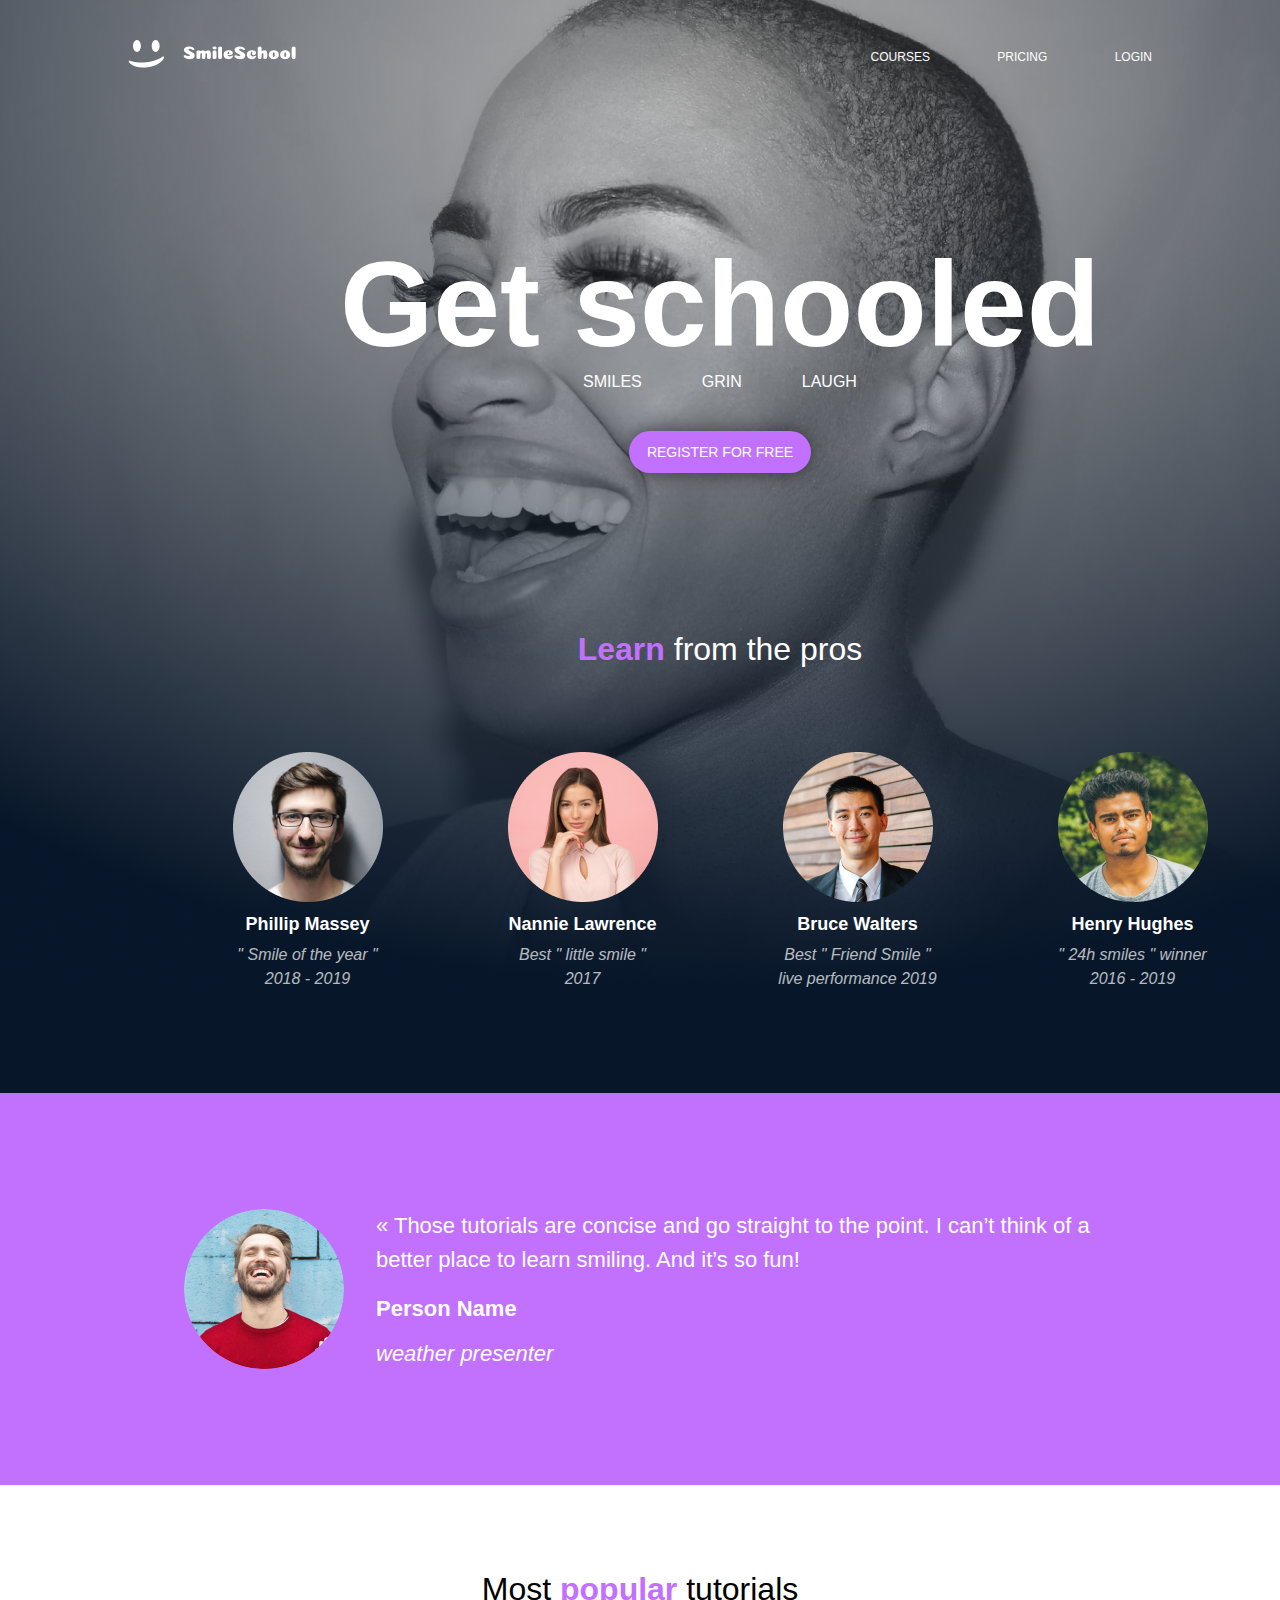
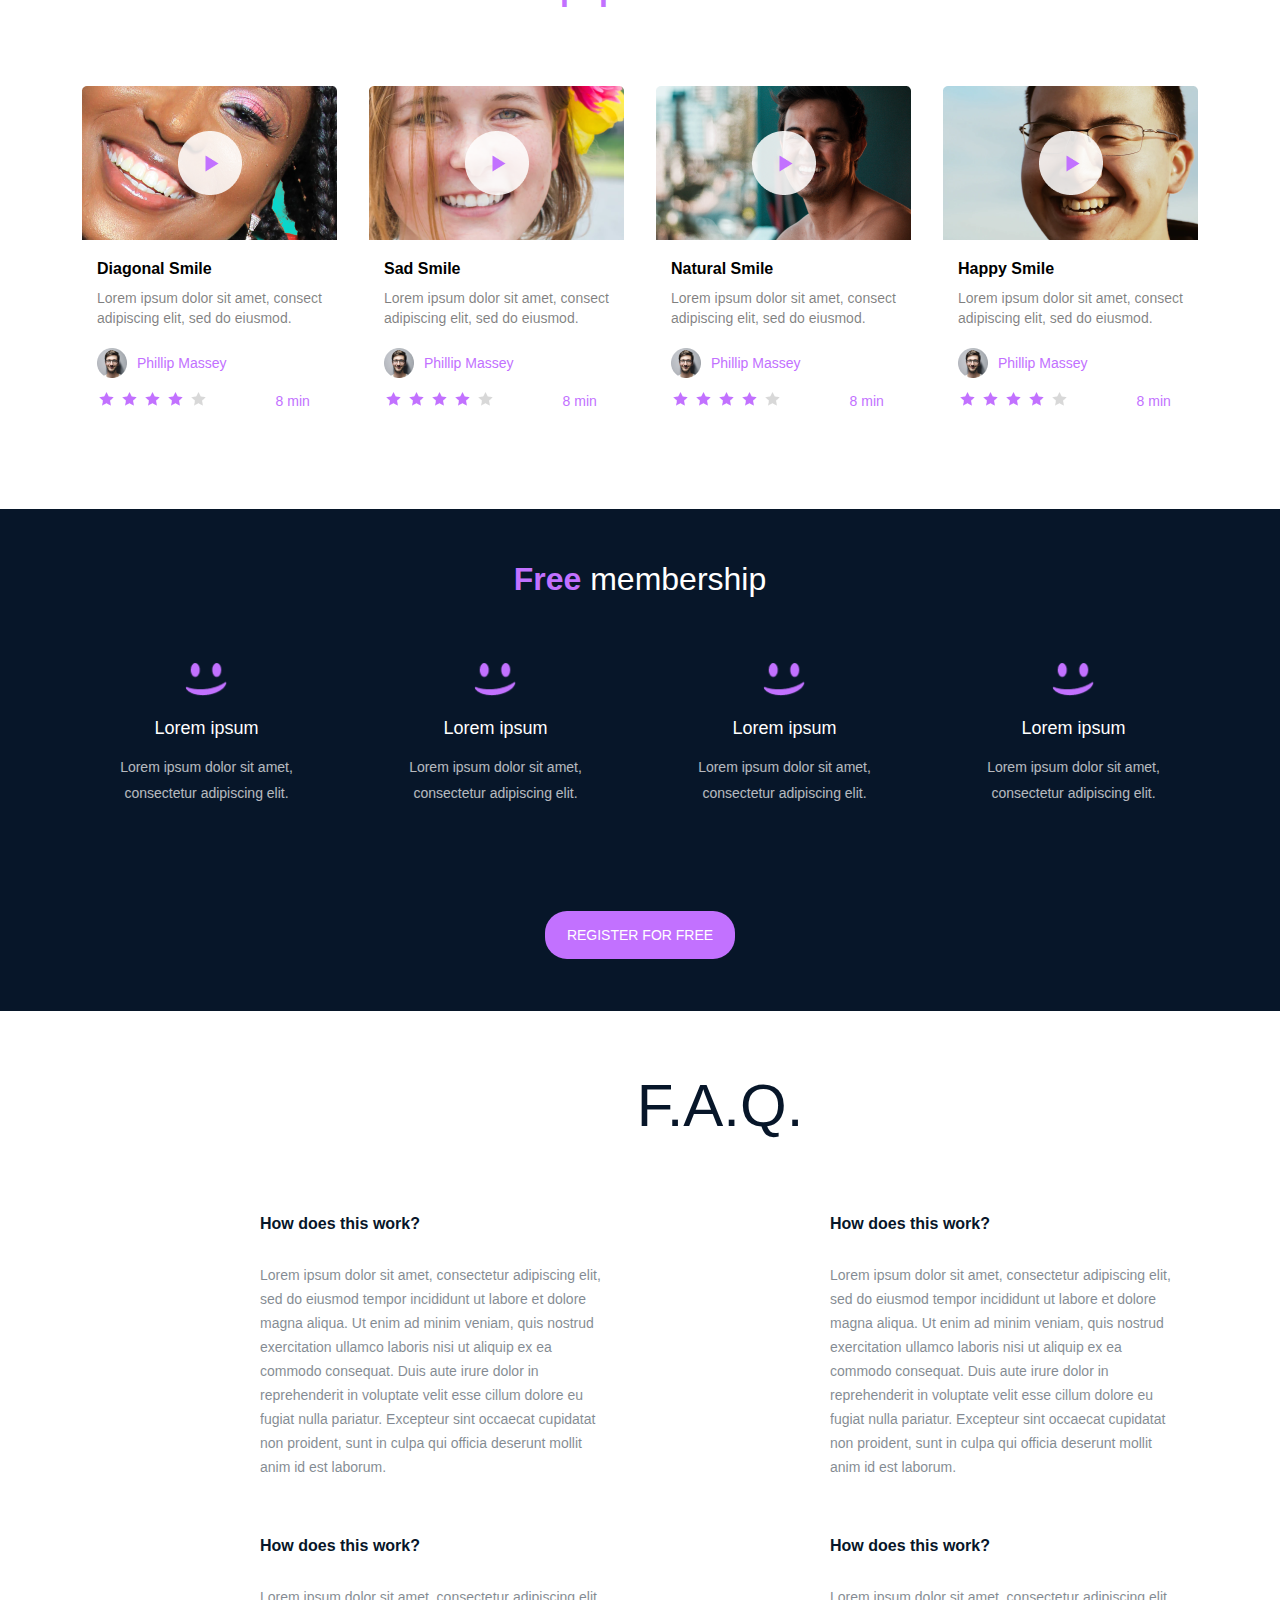
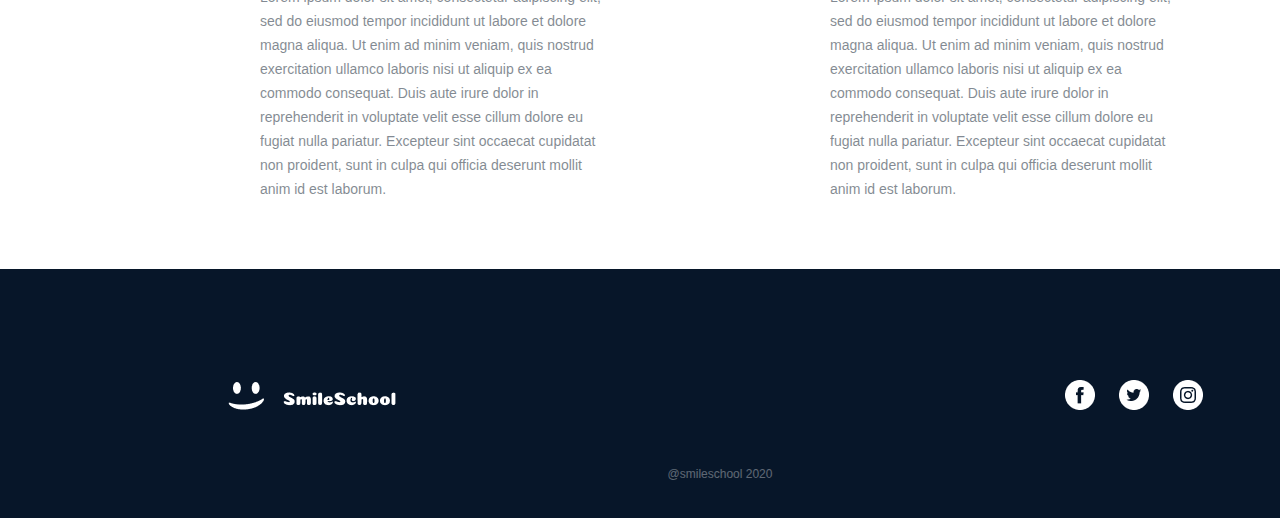
<file: css_advanced/index.html>
<!DOCTYPE html>
<html lang="en" dir="ltr">

<head>
    <meta charset="UTF-8">
    <meta name="viewport" content="width=device-width, initial-scale=1.0">
    <link rel="stylesheet" href="styles.css">
    <title>Document</title>
</head>

<body>
    <header>
        <a href="">
            <img src="images/logo.png" alt="Logo">
        </a>
        <div>
            <a href="">Courses</a>
            <a href="">Pricing</a>
            <a href="">Login</a>
        </div>
    </header>

    <main>
        <!-- Banner section -->
        <section id="Banner">
            <div id="Banner-info">
                <h1>Get schooled</h1>
                <div id="p-container">
                    <p>Smiles</p>
                    <p>Grin</p>
                    <p>Laugh</p>
                </div>
                <button>Register for free</button>
            </div>

            <div id="Banner-container">
                <h2><span>Learn</span> from the pros</h2>
                <div id="Pros-container">
                    <div class="pros">
                        <img src="images/pro_1.png" alt="image">
                        <h3>Phillip Massey</h3>
                        <p>" Smile of the year " 2018 - 2019</p>
                    </div>

                    <div class="pros">
                        <img src="images/pro_2.png" alt="image">
                        <h3>Nannie Lawrence</h3>
                        <p>Best " little smile " 2017</p>
                    </div>

                    <div class="pros">
                        <img src="images/pro_3.png" alt="image">
                        <h3>Bruce Walters</h3>
                        <p>Best " Friend Smile " live performance 2019</p>
                    </div>

                    <div class="pros">
                        <img src="images/pro_4.png" alt="image">
                        <h3>Henry Hughes</h3>
                        <p>" 24h smiles " winner 2016 - 2019</p>
                    </div>
                </div>
            </div>
        </section>

        <!-- Quote section -->
        <section id="Quote">
            <div id="Quote-container">
                <img src="./images/avatar.png" alt="image">
                <div id="Quote-text">
                    <blockquote>« Those tutorials are concise and go straight to the point. I can’t think of a better
                        place to learn smiling. And it’s so fun!</blockquote>
                    <p id="normal-quote">Person Name</p>
                    <p id="italic-quote">weather presenter</p>
                </div>
            </div>
        </section>

        <!-- Videos section -->
        <section id="Videos">
            <div id="Videos-container">
                <h1>Most <span>popular</span> tutorials</h1>
                <div id="card-container">
                    <div class="card">
                        <img class="previews" src="./images/preview_1.png" alt="image">
                        <div class="videos-text">
                            <h2>Diagonal Smile</h2>
                            <p>Lorem ipsum dolor sit amet, consect adipiscing elit, sed do eiusmod.</p>
                        </div>
                        <div class="avatar">
                            <img src="./images/avatar_2.png" alt="image">
                            <h3>Phillip Massey</h3>
                        </div>
                        <div class="rating">
                            <div>
                                <img src="./images/rating.png" alt="images">
                            </div>
                            <p>8 min</p>
                        </div>
                    </div>

                    <div class="card">
                        <img class="previews" src="./images/preview_2.png" alt="image">
                        <div class="videos-text">
                            <h2>Sad Smile</h2>
                            <p>Lorem ipsum dolor sit amet, consect adipiscing elit, sed do eiusmod.</p>
                        </div>
                        <div class="avatar">
                            <img src="./images/avatar_2.png" alt="image">
                            <h3>Phillip Massey</h3>
                        </div>
                        <div class="rating">
                            <div>
                                <img src="./images/rating.png" alt="images">
                            </div>
                            <p>8 min</p>
                        </div>
                    </div>

                    <div class="card">
                        <img class="previews" src="./images/preview_3.png" alt="image">
                        <div class="videos-text">
                            <h2>Natural Smile</h2>
                            <p>Lorem ipsum dolor sit amet, consect adipiscing elit, sed do eiusmod.</p>
                        </div>
                        <div class="avatar">
                            <img src="./images/avatar_2.png" alt="image">
                            <h3>Phillip Massey</h3>
                        </div>
                        <div class="rating">
                            <div>
                                <img src="./images/rating.png" alt="images">
                            </div>
                            <p>8 min</p>
                        </div>
                    </div>

                    <div class="card">
                        <img class="previews" src="./images/preview_4.png" alt="image">
                        <div class="videos-text">
                            <h2>Happy Smile</h2>
                            <p>Lorem ipsum dolor sit amet, consect adipiscing elit, sed do eiusmod.</p>
                        </div>
                        <div class="avatar">
                            <img src="./images/avatar_2.png" alt="image">
                            <h3>Phillip Massey</h3>
                        </div>
                        <div class="rating">
                            <div>
                                <img src="./images/rating.png" alt="images">
                            </div>
                            <p>8 min</p>
                        </div>
                    </div>
                </div>
            </div>
        </section>

        <!-- Membership section -->
        <section id="Membership">
            <h1><span>Free</span> membership</h1>
            <div id="Membership-container">
                <div class="membership-items">
                    <img src="./images/smile.png" alt="image">
                    <h2>Lorem ipsum</h2>
                    <p>Lorem ipsum dolor sit amet, consectetur adipiscing elit.</p>
                </div>

                <div class="membership-items">
                    <img src="./images/smile.png" alt="image">
                    <h2>Lorem ipsum</h2>
                    <p>Lorem ipsum dolor sit amet, consectetur adipiscing elit.</p>
                </div>

                <div class="membership-items">
                    <img src="./images/smile.png" alt="image">
                    <h2>Lorem ipsum</h2>
                    <p>Lorem ipsum dolor sit amet, consectetur adipiscing elit.</p>
                </div>

                <div class="membership-items">
                    <img src="./images/smile.png" alt="image">
                    <h2>Lorem ipsum</h2>
                    <p>Lorem ipsum dolor sit amet, consectetur adipiscing elit.</p>
                </div>
            </div>
            <button>Register for Free</button>
        </section>

        <!-- FAQ section -->
        <section id="FAQ">
            <h1>F.A.Q.</h1>
            <div>
                <div class="row">
                    <div class="item">
                        <h2>How does this work?</h2>
                        <p>Lorem ipsum dolor sit amet, consectetur adipiscing elit, sed do eiusmod tempor incididunt ut
                            labore et dolore magna aliqua. Ut enim ad minim veniam, quis nostrud exercitation ullamco
                            laboris nisi ut aliquip ex ea commodo consequat. Duis aute irure dolor in reprehenderit in
                            voluptate velit esse cillum dolore eu fugiat nulla pariatur. Excepteur sint occaecat
                            cupidatat non proident, sunt in culpa qui officia deserunt mollit anim id est laborum.</p>
                    </div>

                    <div class="item">
                        <h2>How does this work?</h2>
                        <p>Lorem ipsum dolor sit amet, consectetur adipiscing elit, sed do eiusmod tempor incididunt ut
                            labore et dolore magna aliqua. Ut enim ad minim veniam, quis nostrud exercitation ullamco
                            laboris nisi ut aliquip ex ea commodo consequat. Duis aute irure dolor in reprehenderit in
                            voluptate velit esse cillum dolore eu fugiat nulla pariatur. Excepteur sint occaecat
                            cupidatat non proident, sunt in culpa qui officia deserunt mollit anim id est laborum.</p>
                    </div>
                </div>

                <div class="row">
                    <div class="item">
                        <h2>How does this work?</h2>
                        <p>Lorem ipsum dolor sit amet, consectetur adipiscing elit, sed do eiusmod tempor incididunt ut
                            labore et dolore magna aliqua. Ut enim ad minim veniam, quis nostrud exercitation ullamco
                            laboris nisi ut aliquip ex ea commodo consequat. Duis aute irure dolor in reprehenderit in
                            voluptate velit esse cillum dolore eu fugiat nulla pariatur. Excepteur sint occaecat
                            cupidatat non proident, sunt in culpa qui officia deserunt mollit anim id est laborum.</p>
                    </div>

                    <div class="item">
                        <h2>How does this work?</h2>
                        <p>Lorem ipsum dolor sit amet, consectetur adipiscing elit, sed do eiusmod tempor incididunt ut
                            labore et dolore magna aliqua. Ut enim ad minim veniam, quis nostrud exercitation ullamco
                            laboris nisi ut aliquip ex ea commodo consequat. Duis aute irure dolor in reprehenderit in
                            voluptate velit esse cillum dolore eu fugiat nulla pariatur. Excepteur sint occaecat
                            cupidatat non proident, sunt in culpa qui officia deserunt mollit anim id est laborum.</p>
                    </div>
                </div>
            </div>
        </section>
    </main>

    <footer>
        <div id="footer-container">
            <div id="logo-container">
                <img src="./images/logo_2.png" alt="images">
                <div id="icons">
                    <a href=""><img src="./images/Facebook.png" alt="image"></a>
                    <a href=""><img src="./images/Twitter.png" alt="image"></a>
                    <a href=""><img src="./images/Instagram.png" alt="image"></a>
                </div>
            </div>
            <p>@smileschool 2020</p>
        </div>
    </footer>
</body>

</html>
</file>
<file: css_advanced/styles.css>
:root {
    --primary-color: #FFFFFF;
    --secondary-color: #C271FF;
    --third-color: #000000;
    --fourth-color: #071629;
    --font-source: 'source-sans-pro', sans-serif;
    --font-spin: 'Spin-Cycle-OT', sans-serif;
}

*,
*::before,
*::after {
    margin: 0;
    padding: 0;
    box-sizing: border-box;
    scroll-behavior: smooth;
}

html {
    background-color: #F2F2F2;
}

body {
    width: 100%;
    max-width: 1440px;
    margin: auto;
}

section {
    margin: auto;
}

header {
    font-family: var(--font-source);
    text-transform: uppercase;
    display: flex;
    justify-content: space-between;
    align-items: center;
    font-weight: 200;
    font-size: 12px;
    padding: 2.5rem 6rem;
    position: absolute;
    width: 100%;
    z-index: 10;
    max-width: 1440px;
}

header a {
    color: var(--primary-color);
    text-decoration: none;
    margin: 0 2rem;
}

#Banner {
    background-image: url("./images/background.png");
    width: 1440px;
    height: 1093px;
    background-size: cover;
    margin: auto;
}

#Banner-info {
    position: relative;
    top: 21.5%;
    width: 100%;
    text-align: center;
}

#Banner-info h1 {
    font-family: var(--font-source);
    color: var(--primary-color);
    font-size: 120px;
}

#Banner-info p {
    font-family: var(--font-source);
    color: var(--primary-color);
    font-size: 16px;
    font-stretch: condensed;
    text-transform: uppercase;
}

#p-container {
    display: flex;
    justify-content: center;
    gap: 60px;
}

#Banner-info button {
    font-family: var(--font-source);
    color: var(--primary-color);
    background-color: var(--secondary-color);
    padding: 13px 18px;
    font-size: 14px;
    margin-top: 40px;
    border-radius: 22px;
    box-shadow: 0 0 20px rgba(0, 0, 0, 0.5);
    text-transform: uppercase;
    border: none;
    cursor: pointer;
    font-weight: lighter;
    font-stretch: condensed;
}

#Banner h2 {
    font-family: var(--font-source);
    color: var(--third-color);
    position: absolute;
    text-align: center;
    font-size: 32px;
    width: 100%;
    top: 36%;
    max-width: 1440px;
    color: var(--primary-color);
    font-weight: 100;
    font-stretch: ultra-condensed;
}

#Banner h2 span {
    font-family: var(--font-spin);
    color: var(--secondary-color);
    font-weight: bold;
    font-stretch: normal;
}

#Banner-container {
    position: relative;
    display: flex;
    justify-content: center;
    align-items: center;
    height: 1093px;
    max-width: 1440px;
}

#Pros-container {
    position: absolute;
    bottom: 340px;
    width: 100%;
    max-width: 1100px;
    display: flex;
    justify-content: center;
    flex-direction: row;
}

#Pros-container .pros {
    margin: 0 auto;
}

#Pros-container div {
    font-family: var(--font-source);
    color: var(--primary-color);
    text-align: center;
}

#Pros-container div img {
    width: 150px;
    height: 150px;
}

#Pros-container div h3 {
    font-size: 18px;
    margin: 5px 0;
    line-height: 27px;
}

#Pros-container div p {
    font-size: 16px;
    font-style: italic;
    opacity: 0.7;
    max-width: 160px;
    line-height: 24px;
}

#Quote {
    max-width: 1440px;
    height: 392px;
    background-color: var(--secondary-color);
    display: flex;
    justify-content: center;
    align-items: center;
    margin: auto;
}

#Quote-container {
    display: flex;
    flex-direction: row;
}

#Quote-container img {
    width: 160px;
    height: 160px;
    border-radius: 50%;
    margin-right: 2rem;
}

#Quote-text {
    width: 45rem;
    display: flex;
    flex-direction: column;
    justify-content: space-between;
    max-width: 730px;
    max-height: 158px;
}

#Quote blockquote {
    color: var(--primary-color);
    font-family: var(--font-source);
    font-size: 22px;
    font-style: normal;
    font-weight: lighter;
    line-height: 33.6px;
    font-stretch: ultra-condensed;
}

#normal-quote {
    color: var(--primary-color);
    font-family: var(--font-source);
    font-size: 22px;
    font-style: normal;
    font-weight: bold;
}

#italic-quote {
    color: var(--primary-color);
    font-family: var(--font-source);
    font-size: 22px;
    font-style: italic;
    font-weight: 300;
}

#Videos {
    background-color: var(--primary-color);
    display: flex;
    justify-content: center;
    align-items: center;
    max-width: 1440px;
    height: 624px;
}

#Videos-container {
    display: flex;
    justify-content: center;
    align-items: center;
    flex-direction: column;
    max-width: 1228px;
    max-height: 450px;
    margin: auto;
}

#Videos-container h1 {
    font-family: var(--font-source);
    font-size: 32px;
    font-weight: lighter;
    font-stretch: condensed;
    margin-bottom: 80px;
}

#Videos-container span {
    color: var(--secondary-color);
    font-weight: bold;
    font-stretch: normal;
}

#card-container {
    display: flex;
    flex-direction: row;
}

.card {
    display: flex;
    flex-direction: column;
    justify-content: center;
    align-items: center;
    margin: 0 1rem;
    width: 255px;
    height: 335px;
}

.card h2 {
    font-family: var(--font-source);
    font-size: 16px;
    font-weight: bold;
    margin-top: 20px;
    margin-left: 50px;
}

.card p {
    font-family: var(--font-source);
    color: rgba(0, 0, 0, 0.5);
    font-size: 14px;
    margin: 10px 0;
}

.videos-text {
    display: flex;
    flex-direction: column;
    align-items: baseline;
    width: 100%;
    margin-left: -50px;
    margin-right: 20px;
}

.videos-text p {
    line-height: 20px;
}

.previews {
    width: 255px;
    height: 154px;
}

.avatar {
    display: flex;
    justify-content: flex-start;
    align-items: center;
    flex-direction: row;
    width: 100%;
    margin-bottom: -10px;
}

.avatar img {
    margin: 10px 15px;
}

.avatar h3 {
    margin-left: -5px;
    font-family: var(--font-source);
    color: var(--secondary-color);
    font-size: 14px;
    font-weight: 500;
    line-height: 27px;
}

.rating {
    display: flex;
    justify-content: space-around;
    align-items: center;
    flex-direction: row;
    width: 100%;
    margin-left: -10px;
}

.rating p {
    font-family: var(--font-source);
    color: var(--secondary-color);
    font-size: 14px;
    line-height: 27px;
    font-weight: 500;
    margin-left: 25px;
}

#Membership {
    background-color: var(--fourth-color);
    display: flex;
    justify-content: center;
    align-items: center;
    flex-direction: column;
    max-width: 1440px;
    height: 502px;
}

#Membership h1 {
    font-family: var(--font-source);
    color: var(--primary-color);
    font-size: 32px;
    font-weight: lighter;
    font-stretch: condensed;
}

#Membership span {
    color: var(--secondary-color);
    font-weight: bold;
    font-stretch: normal;
}

#Membership-container {
    display: flex;
    justify-content: center;
    align-items: center;
    flex-direction: row;
    margin: 60px 0;
}

.membership-items {
    display: flex;
    justify-content: space-around;
    align-items: center;
    text-align: center;
    flex-direction: column;
    margin: 0 1rem;
    height: 153px;
    width: 257px;
}

.membership-items img {
    width: 43.67px;
    height: 35.35px;
}

.membership-items h2 {
    color: var(--primary-color);
    font-family: var(--font-source);
    font-size: 18px;
    font-weight: 500;
    margin-top: 10px;
    margin-bottom: 5px;
}

.membership-items p {
    color: var(--primary-color);
    font-family: var(--font-source);
    max-width: 200px;
    font-size: 14px;
    font-weight: 300;
    opacity: 0.7;
    line-height: 26px;
}

#Membership button {
    font-family: var(--font-source);
    color: var(--primary-color);
    background-color: var(--secondary-color);
    padding: 16px 22px;
    font-size: 14px;
    margin-top: 40px;
    border-radius: 22px;
    text-transform: uppercase;
    border: none;
    cursor: pointer;
    font-weight: lighter;
    font-stretch: ultra-condensed;

}

#FAQ {
    background-color: var(--primary-color);
    height: 858px;
    width: 1440px;
    display: flex;
    justify-content: center;
    align-items: center;
    flex-direction: column;
}

#FAQ h1 {
    font-family: var(--font-source);
    color: var(--fourth-color);
    font-size: 60px;
    font-weight: lighter;
    font-stretch: ultra-condensed;
    margin-top: 25px;
    margin-bottom: -30px;
}

.row {
    display: flex;
    justify-content: space-between;
    align-items: center;
    flex-direction: row;
    width: 920px;
    height: 242px;
    margin: 80px 0;
}

.row p {
    font-family: var(--font-source);
    color: var(--fourth-color);
    font-size: 14px;
    font-weight: 300;
    line-height: 24px;
    max-width: 350px;
    opacity: 0.5;
}

.row h2 {
    font-family: var(--font-source);
    color: var(--fourth-color);
    font-size: 16px;
    font-weight: bold;
    margin-bottom: 30px;
}

.item {
    width: 350px;
    height: 192px;
}

footer {
    background-color: var(--fourth-color);
    height: 249px;
    width: 1440px;
}

#footer-container {
    display: flex;
    justify-content: center;
    align-items: center;
    flex-direction: column;
    width: 100%;
    height: 100%;
}

#footer-container p {
    font-family: var(--font-source);
    color: var(--primary-color);
    font-size: 12px;
    opacity: 0.35;
    position: relative;
    top: 55px;
}

#logo-container {
    display: flex;
    justify-content: space-between;
    align-items: center;
    flex-direction: row;
    height: 30px;
    width: 985px;
    margin-top: 20px;
}

#icons img {
    margin: 0 10px;
}

@media (max-width: 1440px) {
    body, header, section {
        width: 100%;
    }
}
</file>
